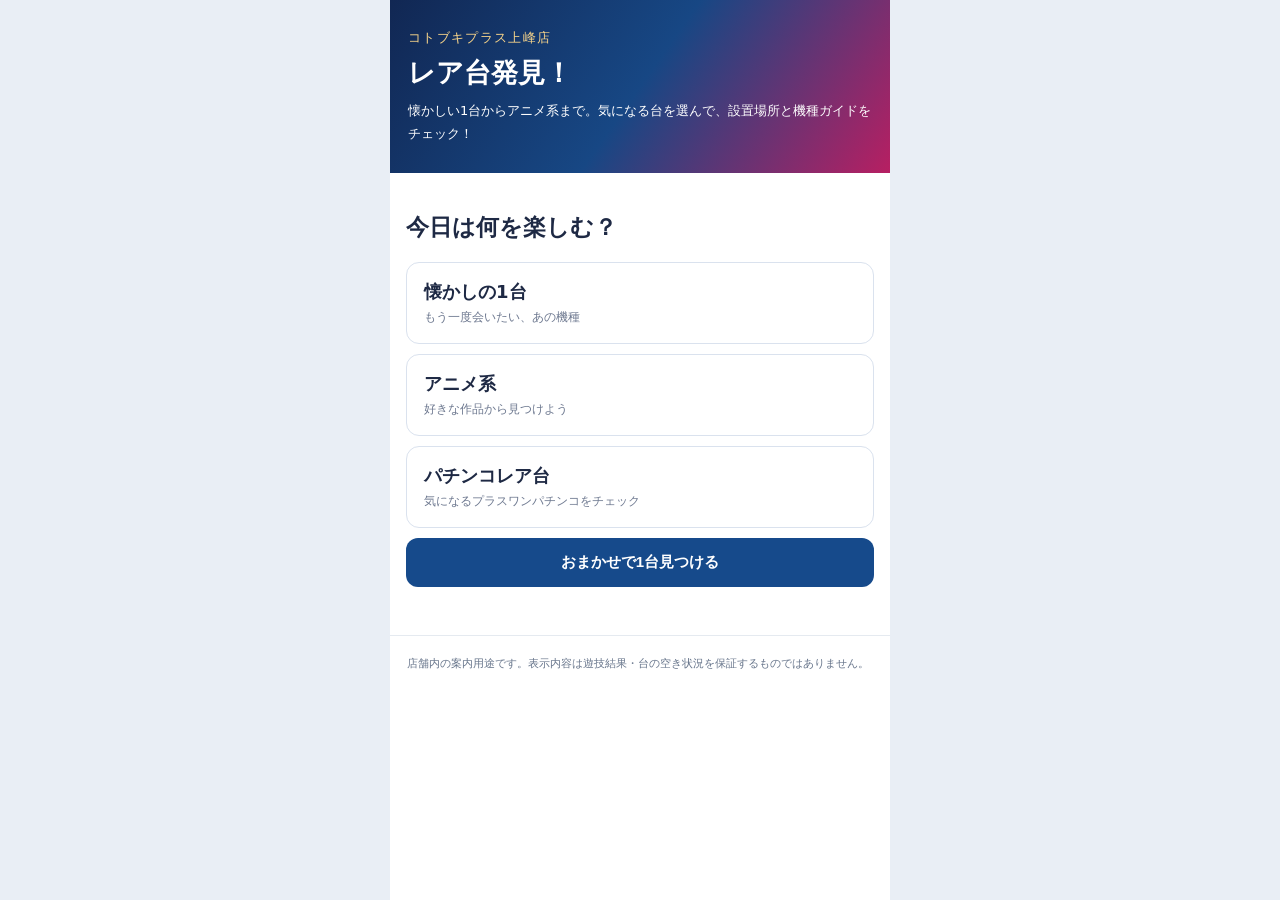
<file: pages-site/index.html>
<!doctype html>
<html lang="ja">
<head>
<meta charset="utf-8">
<meta name="viewport" content="width=device-width,initial-scale=1">
<title>上峰店 レア台発見！</title>
<meta name="referrer" content="no-referrer">
<script type="module" src="./app.js">
</script>
<link rel="stylesheet" href="./styles.css">
</head>
<body>
<div class="app">
<header>
<small>コトブキプラス上峰店</small>
<h1>レア台発見！</h1>
<p>懐かしい1台からアニメ系まで。気になる台を選んで、設置場所と機種ガイドをチェック！</p>
</header>
<main>
<p id="loadError" role="alert" hidden>
</p>
<section id="home" class="section active">
<h2>今日は何を楽しむ？</h2>
<div class="categories">
<button class="card" data-category="retro">懐かしの1台<small>もう一度会いたい、あの機種</small>
</button>
<button class="card" data-category="anime">アニメ系<small>好きな作品から見つけよう</small>
</button>
<button class="card" data-category="pachi">パチンコレア台<small>気になるプラスワンパチンコをチェック</small>
</button>
</div>
<button class="btn" data-action="random">おまかせで1台見つける</button>
</section>
<section id="list" class="section">
<h2 id="categoryName">
</h2>
<div id="machineList">
</div>
<button class="btn gray" data-action="home">ジャンル選択に戻る</button>
</section>
<section id="detail" class="section">
<div class="muted" id="genre">
</div>
<h2 id="name">
</h2>
<img class="detailPhoto" id="photo" alt="" hidden>
<div id="photoPlaceholder" class="detailPlaceholder">機種画像は準備中です</div>
<p id="description">
</p>
<h3>設置台情報</h3>
<div id="places">
</div>
<p class="muted">※設置情報は提供HTMLを基に登録しています。入替・台移動時は更新が必要です。空き状況は店内でご確認ください。</p>
<a class="btn" target="_blank" rel="noopener noreferrer" id="guide">P-WORLD 機種ガイドを見る ↗</a>
<p class="muted" id="guideNote">
</p>
<button class="btn gray" data-action="list">同じジャンルから探す</button>
<button class="btn gray" data-action="random">別のレア台を紹介</button>
<button class="btn gray" data-action="home">最初に戻る</button>
</section>
</main>
<footer>店舗内の案内用途です。表示内容は遊技結果・台の空き状況を保証するものではありません。</footer>
</div>
</body>
</html>
</file>
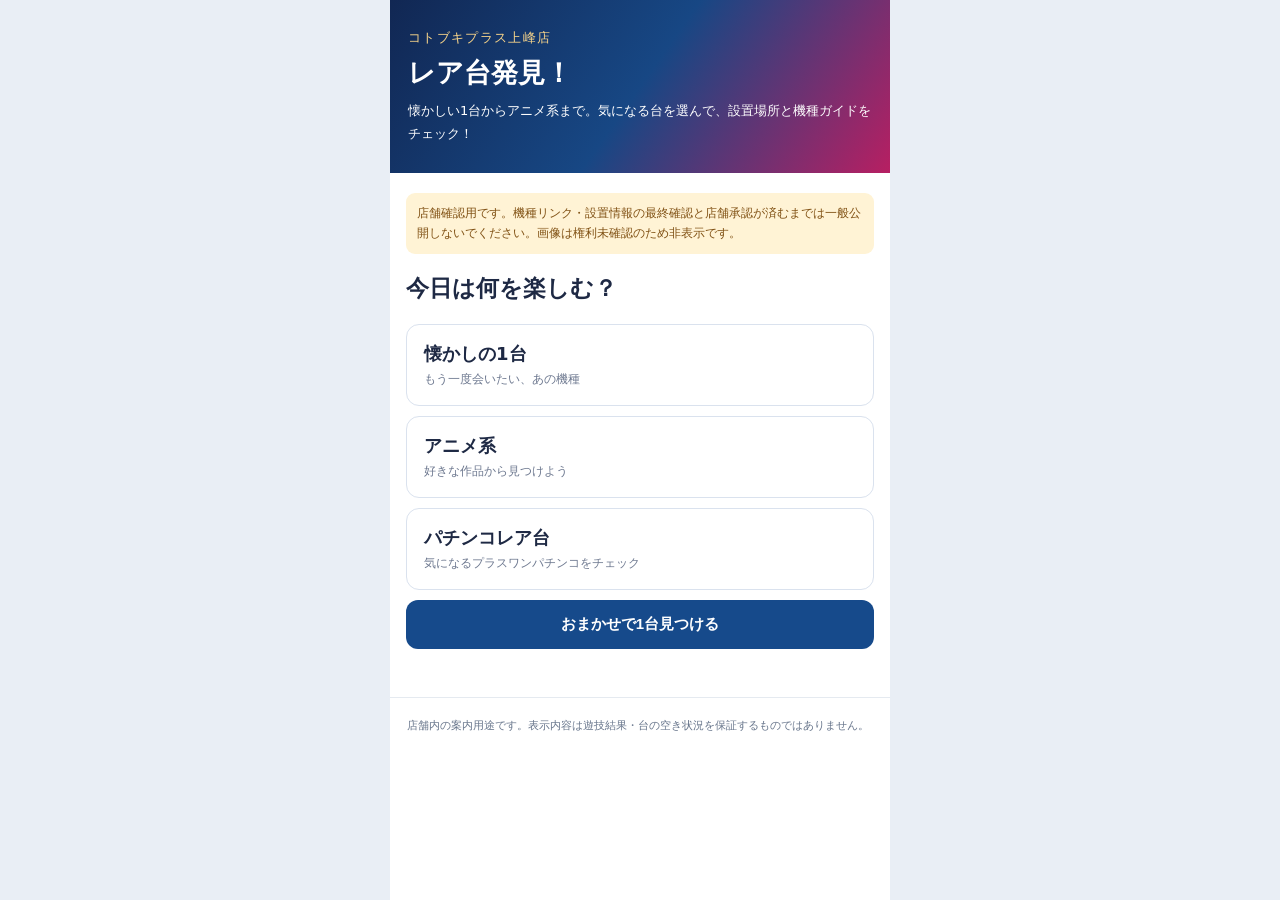
<file: public-site/index.html>
<!doctype html>
<html lang="ja">
<head>
<meta charset="utf-8">
<meta name="viewport" content="width=device-width,initial-scale=1">
<title>上峰店 レア台発見！</title>
<meta name="referrer" content="no-referrer">
<script type="module" src="./app.js">
</script>
<link rel="stylesheet" href="./styles.css">
</head>
<body>
<div class="app">
<header>
<small>コトブキプラス上峰店</small>
<h1>レア台発見！</h1>
<p>懐かしい1台からアニメ系まで。気になる台を選んで、設置場所と機種ガイドをチェック！</p>
</header>
<main>
<div class="notice" id="reviewNotice">店舗確認用です。機種リンク・設置情報の最終確認と店舗承認が済むまでは一般公開しないでください。画像は権利未確認のため非表示です。</div>
<p id="loadError" role="alert" hidden>
</p>
<section id="home" class="section active">
<h2>今日は何を楽しむ？</h2>
<div class="categories">
<button class="card" data-category="retro">懐かしの1台<small>もう一度会いたい、あの機種</small>
</button>
<button class="card" data-category="anime">アニメ系<small>好きな作品から見つけよう</small>
</button>
<button class="card" data-category="pachi">パチンコレア台<small>気になるプラスワンパチンコをチェック</small>
</button>
</div>
<button class="btn" data-action="random">おまかせで1台見つける</button>
</section>
<section id="list" class="section">
<h2 id="categoryName">
</h2>
<div id="machineList">
</div>
<button class="btn gray" data-action="home">ジャンル選択に戻る</button>
</section>
<section id="detail" class="section">
<div class="muted" id="genre">
</div>
<h2 id="name">
</h2>
<div id="photoPlaceholder" class="detailPlaceholder">機種画像は準備中です</div>
<p id="description">
</p>
<h3>設置台情報</h3>
<div id="places">
</div>
<p class="muted">※設置情報は提供HTMLを基に登録しています。入替・台移動時は更新が必要です。空き状況は店内でご確認ください。</p>
<a class="btn" target="_blank" rel="noopener noreferrer" id="guide">P-WORLD 機種ガイドを見る ↗</a>
<p class="muted" id="guideNote">
</p>
<button class="btn gray" data-action="list">同じジャンルから探す</button>
<button class="btn gray" data-action="random">別のレア台を紹介</button>
<button class="btn gray" data-action="home">最初に戻る</button>
</section>
</main>
<footer>店舗内の案内用途です。表示内容は遊技結果・台の空き状況を保証するものではありません。</footer>
</div>
</body>
</html>
</file>
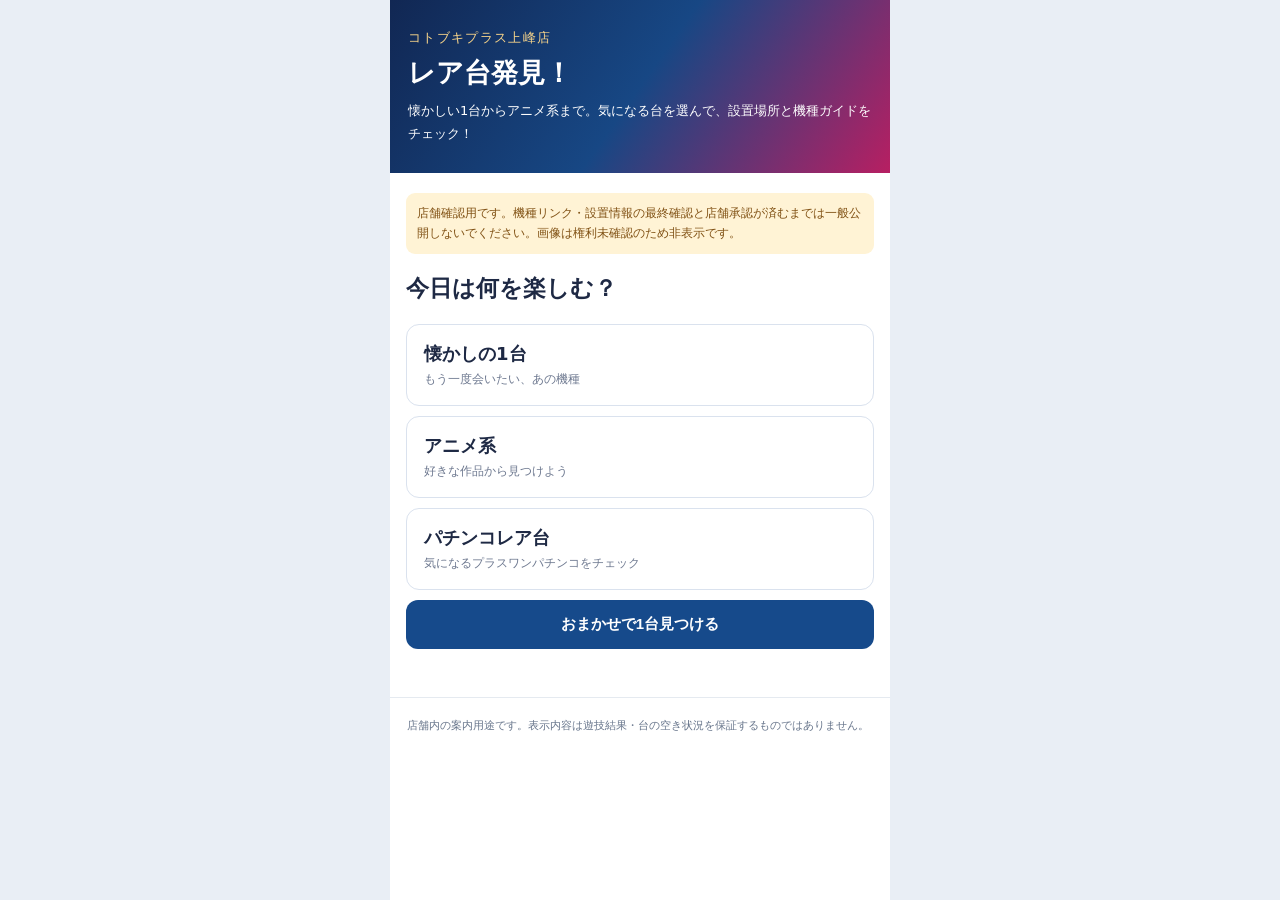
<file: site/index.html>
<!doctype html>
<html lang="ja">
<head>
<meta charset="utf-8">
<meta name="viewport" content="width=device-width,initial-scale=1">
<title>上峰店 レア台発見！</title>
<meta name="referrer" content="no-referrer">
<script type="module" src="./app.js">
</script>
<link rel="stylesheet" href="./styles.css">
</head>
<body>
<div class="app">
<header>
<small>コトブキプラス上峰店</small>
<h1>レア台発見！</h1>
<p>懐かしい1台からアニメ系まで。気になる台を選んで、設置場所と機種ガイドをチェック！</p>
</header>
<main>
<div class="notice" id="reviewNotice">店舗確認用です。機種リンク・設置情報の最終確認と店舗承認が済むまでは一般公開しないでください。画像は権利未確認のため非表示です。</div>
<p id="loadError" role="alert" hidden>
</p>
<section id="home" class="section active">
<h2>今日は何を楽しむ？</h2>
<div class="categories">
<button class="card" data-category="retro">懐かしの1台<small>もう一度会いたい、あの機種</small>
</button>
<button class="card" data-category="anime">アニメ系<small>好きな作品から見つけよう</small>
</button>
<button class="card" data-category="pachi">パチンコレア台<small>気になるプラスワンパチンコをチェック</small>
</button>
</div>
<button class="btn" data-action="random">おまかせで1台見つける</button>
</section>
<section id="list" class="section">
<h2 id="categoryName">
</h2>
<div id="machineList">
</div>
<button class="btn gray" data-action="home">ジャンル選択に戻る</button>
</section>
<section id="detail" class="section">
<div class="muted" id="genre">
</div>
<h2 id="name">
</h2>
<img class="detailPhoto" id="photo" alt="" hidden>
<div id="photoPlaceholder" class="detailPlaceholder">機種画像は準備中です</div>
<p id="description">
</p>
<h3>設置台情報</h3>
<div id="places">
</div>
<p class="muted">※設置情報は提供HTMLを基に登録しています。入替・台移動時は更新が必要です。空き状況は店内でご確認ください。</p>
<a class="btn" target="_blank" rel="noopener noreferrer" id="guide">P-WORLD 機種ガイドを見る ↗</a>
<p class="muted" id="guideNote">
</p>
<button class="btn gray" data-action="list">同じジャンルから探す</button>
<button class="btn gray" data-action="random">別のレア台を紹介</button>
<button class="btn gray" data-action="home">最初に戻る</button>
</section>
</main>
<footer>店舗内の案内用途です。表示内容は遊技結果・台の空き状況を保証するものではありません。</footer>
</div>
</body>
</html>
</file>
<file: pages-site/styles.css>
:root{font-family:system-ui,"Noto Sans JP",sans-serif;color:#1e2944;background:#e9eef5}*{box-sizing:border-box}body{margin:0}.app{max-width:500px;margin:auto;background:#fff;min-height:100vh}header{padding:27px 18px;color:white;background:linear-gradient(125deg,#112753,#174784,#b71f62)}header small{color:#f7d48a;letter-spacing:.1em}h1{font-size:27px;margin:8px 0}header p{font-size:13px;line-height:1.8;margin:0}main{padding:20px 16px 48px}.notice{font-size:12px;color:#805114;background:#fff3d5;border-radius:9px;padding:11px;margin-bottom:16px;line-height:1.65}.categories{display:grid;gap:10px}.card,.machine{display:block;width:100%;border:1.5px solid #dae2ee;background:white;padding:17px;border-radius:13px;text-align:left;color:inherit;font:inherit;cursor:pointer}.card{font-weight:750;font-size:18px}.card small{display:block;color:#6e7990;font-size:12px;font-weight:450;margin-top:5px}.machine{display:flex;align-items:center;gap:12px;margin-bottom:10px;padding:10px;font-weight:700}.machine img{width:84px;height:80px;object-fit:contain;border-radius:7px;background:#f0f2f8}.machine small{display:block;font-weight:450;font-size:12px;color:#60718c;margin-top:6px}.btn{border:0;display:block;text-decoration:none;background:#164a8b;color:white;text-align:center;border-radius:12px;padding:15px 12px;width:100%;font-size:15px;font-weight:750;margin-top:10px;cursor:pointer}.btn.gray{background:#edf1f7;color:#193258}.btn:disabled{background:#d1d5dd;color:#555}.detailPhoto{display:block;width:85%;max-height:290px;object-fit:contain;margin:16px auto}.pill{background:#eef3fb;border-radius:9px;padding:13px;font-weight:700;margin:12px 0}.row{display:flex;justify-content:space-between;padding:10px 0;border-bottom:1px solid #edf0f5}h2{font-size:23px}p{line-height:1.65}.muted{color:#65738c;font-size:12px}.section{display:none}.section.active{display:block}footer{font-size:11px;padding:20px 17px;color:#68768c;border-top:1px solid #e5eaf0}
[hidden]{display:none!important}button,a{-webkit-tap-highlight-color:transparent}button:focus-visible,a:focus-visible{outline:3px solid #bc2864;outline-offset:3px}.machine span{min-width:0;overflow-wrap:anywhere}.row{gap:12px;flex-wrap:wrap}.imagePlaceholder{width:84px;min-width:84px;height:80px;display:grid;place-items:center;background:#f0f2f8;border-radius:7px;font-size:12px;color:#65738c}.detailPlaceholder{width:85%;min-height:140px;margin:16px auto;display:grid;place-items:center;background:#f0f2f8;border-radius:7px;color:#65738c}h2{overflow-wrap:anywhere}a,button{min-height:44px}@media(prefers-reduced-motion:reduce){*{scroll-behavior:auto!important}}
</file>
<file: public-site/styles.css>
:root{font-family:system-ui,"Noto Sans JP",sans-serif;color:#1e2944;background:#e9eef5}*{box-sizing:border-box}body{margin:0}.app{max-width:500px;margin:auto;background:#fff;min-height:100vh}header{padding:27px 18px;color:white;background:linear-gradient(125deg,#112753,#174784,#b71f62)}header small{color:#f7d48a;letter-spacing:.1em}h1{font-size:27px;margin:8px 0}header p{font-size:13px;line-height:1.8;margin:0}main{padding:20px 16px 48px}.notice{font-size:12px;color:#805114;background:#fff3d5;border-radius:9px;padding:11px;margin-bottom:16px;line-height:1.65}.categories{display:grid;gap:10px}.card,.machine{display:block;width:100%;border:1.5px solid #dae2ee;background:white;padding:17px;border-radius:13px;text-align:left;color:inherit;font:inherit;cursor:pointer}.card{font-weight:750;font-size:18px}.card small{display:block;color:#6e7990;font-size:12px;font-weight:450;margin-top:5px}.machine{display:flex;align-items:center;gap:12px;margin-bottom:10px;padding:10px;font-weight:700}.machine img{width:84px;height:80px;object-fit:contain;border-radius:7px;background:#f0f2f8}.machine small{display:block;font-weight:450;font-size:12px;color:#60718c;margin-top:6px}.btn{border:0;display:block;text-decoration:none;background:#164a8b;color:white;text-align:center;border-radius:12px;padding:15px 12px;width:100%;font-size:15px;font-weight:750;margin-top:10px;cursor:pointer}.btn.gray{background:#edf1f7;color:#193258}.btn:disabled{background:#d1d5dd;color:#555}.detailPhoto{display:block;width:85%;max-height:290px;object-fit:contain;margin:16px auto}.pill{background:#eef3fb;border-radius:9px;padding:13px;font-weight:700;margin:12px 0}.row{display:flex;justify-content:space-between;padding:10px 0;border-bottom:1px solid #edf0f5}h2{font-size:23px}p{line-height:1.65}.muted{color:#65738c;font-size:12px}.section{display:none}.section.active{display:block}footer{font-size:11px;padding:20px 17px;color:#68768c;border-top:1px solid #e5eaf0}
[hidden]{display:none!important}button,a{-webkit-tap-highlight-color:transparent}button:focus-visible,a:focus-visible{outline:3px solid #bc2864;outline-offset:3px}.machine span{min-width:0;overflow-wrap:anywhere}.row{gap:12px;flex-wrap:wrap}.imagePlaceholder{width:84px;min-width:84px;height:80px;display:grid;place-items:center;background:#f0f2f8;border-radius:7px;font-size:12px;color:#65738c}.detailPlaceholder{width:85%;min-height:140px;margin:16px auto;display:grid;place-items:center;background:#f0f2f8;border-radius:7px;color:#65738c}h2{overflow-wrap:anywhere}a,button{min-height:44px}@media(prefers-reduced-motion:reduce){*{scroll-behavior:auto!important}}
</file>
<file: site/styles.css>
:root{font-family:system-ui,"Noto Sans JP",sans-serif;color:#1e2944;background:#e9eef5}*{box-sizing:border-box}body{margin:0}.app{max-width:500px;margin:auto;background:#fff;min-height:100vh}header{padding:27px 18px;color:white;background:linear-gradient(125deg,#112753,#174784,#b71f62)}header small{color:#f7d48a;letter-spacing:.1em}h1{font-size:27px;margin:8px 0}header p{font-size:13px;line-height:1.8;margin:0}main{padding:20px 16px 48px}.notice{font-size:12px;color:#805114;background:#fff3d5;border-radius:9px;padding:11px;margin-bottom:16px;line-height:1.65}.categories{display:grid;gap:10px}.card,.machine{display:block;width:100%;border:1.5px solid #dae2ee;background:white;padding:17px;border-radius:13px;text-align:left;color:inherit;font:inherit;cursor:pointer}.card{font-weight:750;font-size:18px}.card small{display:block;color:#6e7990;font-size:12px;font-weight:450;margin-top:5px}.machine{display:flex;align-items:center;gap:12px;margin-bottom:10px;padding:10px;font-weight:700}.machine img{width:84px;height:80px;object-fit:contain;border-radius:7px;background:#f0f2f8}.machine small{display:block;font-weight:450;font-size:12px;color:#60718c;margin-top:6px}.btn{border:0;display:block;text-decoration:none;background:#164a8b;color:white;text-align:center;border-radius:12px;padding:15px 12px;width:100%;font-size:15px;font-weight:750;margin-top:10px;cursor:pointer}.btn.gray{background:#edf1f7;color:#193258}.btn:disabled{background:#d1d5dd;color:#555}.detailPhoto{display:block;width:85%;max-height:290px;object-fit:contain;margin:16px auto}.pill{background:#eef3fb;border-radius:9px;padding:13px;font-weight:700;margin:12px 0}.row{display:flex;justify-content:space-between;padding:10px 0;border-bottom:1px solid #edf0f5}h2{font-size:23px}p{line-height:1.65}.muted{color:#65738c;font-size:12px}.section{display:none}.section.active{display:block}footer{font-size:11px;padding:20px 17px;color:#68768c;border-top:1px solid #e5eaf0}
[hidden]{display:none!important}button,a{-webkit-tap-highlight-color:transparent}button:focus-visible,a:focus-visible{outline:3px solid #bc2864;outline-offset:3px}.machine span{min-width:0;overflow-wrap:anywhere}.row{gap:12px;flex-wrap:wrap}.imagePlaceholder{width:84px;min-width:84px;height:80px;display:grid;place-items:center;background:#f0f2f8;border-radius:7px;font-size:12px;color:#65738c}.detailPlaceholder{width:85%;min-height:140px;margin:16px auto;display:grid;place-items:center;background:#f0f2f8;border-radius:7px;color:#65738c}h2{overflow-wrap:anywhere}a,button{min-height:44px}@media(prefers-reduced-motion:reduce){*{scroll-behavior:auto!important}}
</file>
